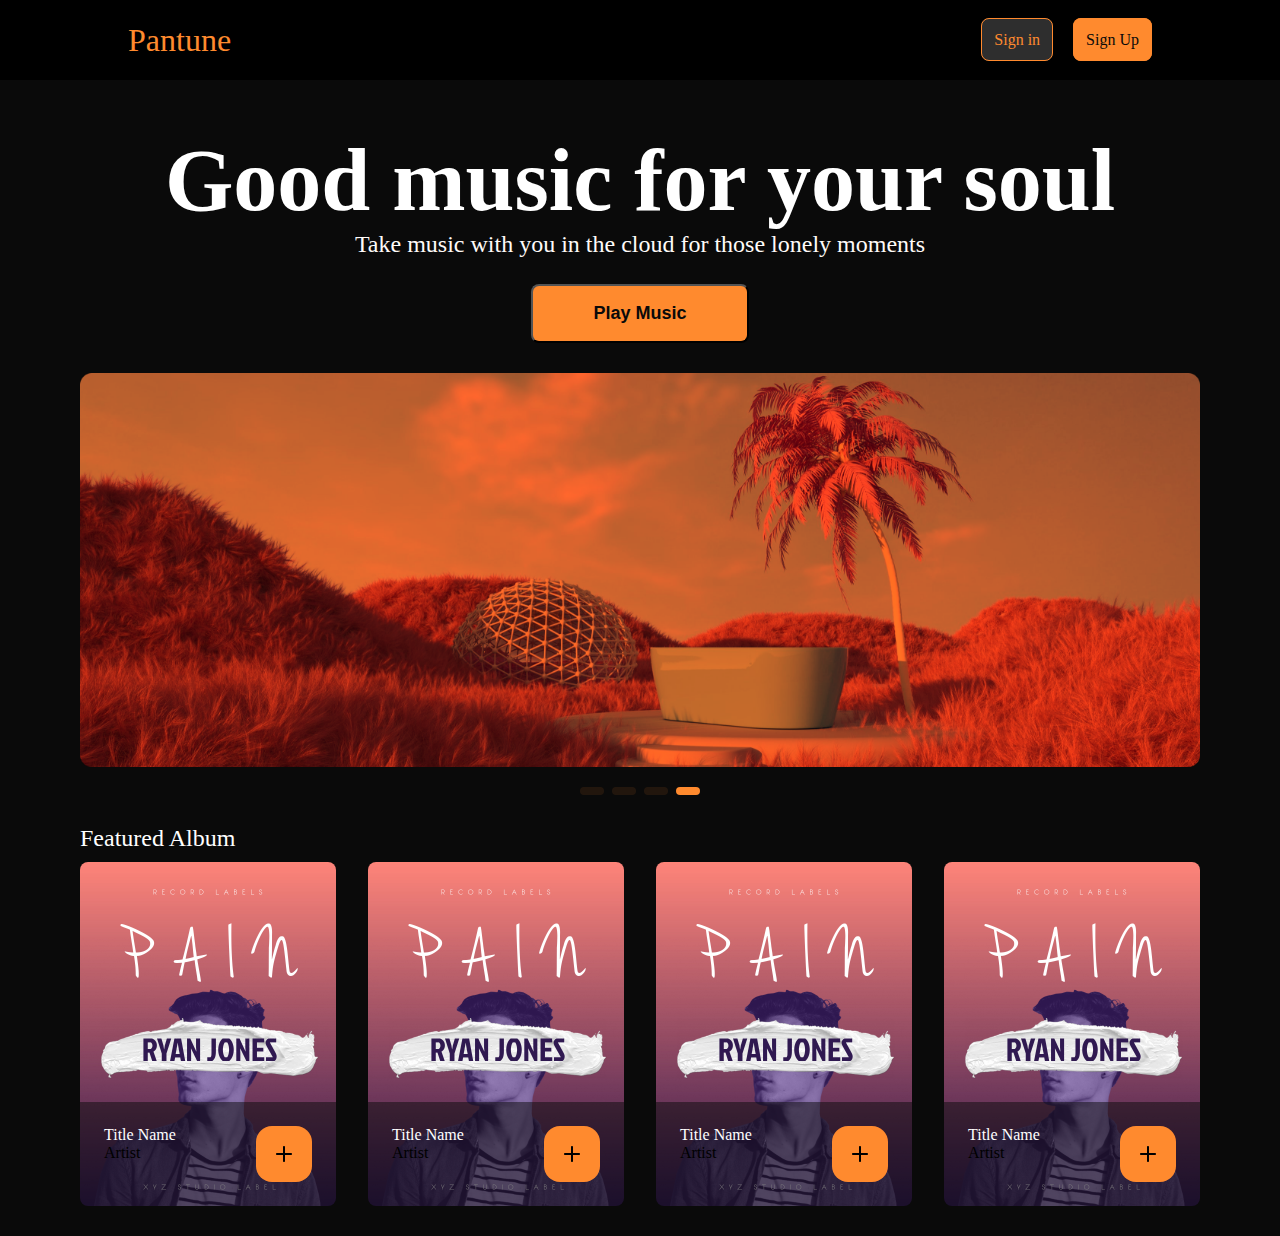
<file: index.html>
<!DOCTYPE html>
<html lang="en">
  <head>
    <meta charset="UTF-8" />
    <meta http-equiv="X-UA-Compatible" content="IE=edge" />
    <meta name="viewport" content="width=device-width, initial-scale=1.0" />
    <title>Pantunes</title>
    <link rel="stylesheet" href="/styles/style.css "
  </head>
  <body>
    <!-- <h1>Welcome to the class</h1> -->

    <nav class="nav-bar">
      <div class="nav-title">Pantune</div>
      <div class="nav-btn">
        <a href="/signin.html" class="btn-1">Sign in</a>
        <a href="/signup.html" class="btn-2">Sign Up</a>
      </div>
    </nav>
    <header class="heading-container">
      <div class="title-container">
        <h1 class="heading-text">Good music for your soul</h1>
        <p class="heading-description">
          Take music with you in the cloud for those lonely moments
        </p>
      </div>

      <div>
        <button class="heading-button">Play Music</button>
      </div>
    </header>
    <div class="slider-div">
      <img
        id="slider-image"
        class="slide-image"
        src="/images/slide1.png"
        alt="slider-image-1"
      />
      <!-- <div class="slider-indicator"></div>
    </div> -->
    <div id="indicator-container">
      <div class="slide-indicator"></div>
      <div class="slide-indicator"></div>
      <div class="slide-indicator"></div>
      <div class="active-slider"></div>
    </div>
    <section id="Featured-section">
      <div class="Section-Title">Featured Album</div>
      <div class="section-card">
        <div class="card-item">
          <div class="overlay">
            <div class="overlay-text">
              <p class="title">Title Name</p>
              <p class="artist">Artist</p>

            </div>
            <div class="overlay-icon">
              <svg width="24" height="24" viewBox="0 0 24 24" fill="none" xmlns="http://www.w3.org/2000/svg">
                <path d="M19 11H13V5C13 4.73478 12.8946 4.48043 12.7071 4.29289C12.5196 4.10536 12.2652 4 12 4C11.7348 4 11.4804 4.10536 11.2929 4.29289C11.1054 4.48043 11 4.73478 11 5V11H5C4.73478 11 4.48043 11.1054 4.29289 11.2929C4.10536 11.4804 4 11.7348 4 12C4 12.2652 4.10536 12.5196 4.29289 12.7071C4.48043 12.8946 4.73478 13 5 13H11V19C11 19.2652 11.1054 19.5196 11.2929 19.7071C11.4804 19.8946 11.7348 20 12 20C12.2652 20 12.5196 19.8946 12.7071 19.7071C12.8946 19.5196 13 19.2652 13 19V13H19C19.2652 13 19.5196 12.8946 19.7071 12.7071C19.8946 12.5196 20 12.2652 20 12C20 11.7348 19.8946 11.4804 19.7071 11.2929C19.5196 11.1054 19.2652 11 19 11Z" fill="black"/>
                </svg>

            </div>

          </div>
        </div>
        <div class="card-item">
          <div class="overlay">
            <div class="overlay-text">
              <p class="title">Title Name</p>
              <p class="artist">Artist</p>

            </div>
            <div class="overlay-icon">
              <svg width="24" height="24" viewBox="0 0 24 24" fill="none" xmlns="http://www.w3.org/2000/svg">
                <path d="M19 11H13V5C13 4.73478 12.8946 4.48043 12.7071 4.29289C12.5196 4.10536 12.2652 4 12 4C11.7348 4 11.4804 4.10536 11.2929 4.29289C11.1054 4.48043 11 4.73478 11 5V11H5C4.73478 11 4.48043 11.1054 4.29289 11.2929C4.10536 11.4804 4 11.7348 4 12C4 12.2652 4.10536 12.5196 4.29289 12.7071C4.48043 12.8946 4.73478 13 5 13H11V19C11 19.2652 11.1054 19.5196 11.2929 19.7071C11.4804 19.8946 11.7348 20 12 20C12.2652 20 12.5196 19.8946 12.7071 19.7071C12.8946 19.5196 13 19.2652 13 19V13H19C19.2652 13 19.5196 12.8946 19.7071 12.7071C19.8946 12.5196 20 12.2652 20 12C20 11.7348 19.8946 11.4804 19.7071 11.2929C19.5196 11.1054 19.2652 11 19 11Z" fill="black"/>
                </svg>

            </div>

          </div>
        </div>
        <div class="card-item">
          <div class="overlay">
            <div class="overlay-text">
              <p class="title">Title Name</p>
              <p class="artist">Artist</p>

            </div>
            <div class="overlay-icon">
              <svg width="24" height="24" viewBox="0 0 24 24" fill="none" xmlns="http://www.w3.org/2000/svg">
                <path d="M19 11H13V5C13 4.73478 12.8946 4.48043 12.7071 4.29289C12.5196 4.10536 12.2652 4 12 4C11.7348 4 11.4804 4.10536 11.2929 4.29289C11.1054 4.48043 11 4.73478 11 5V11H5C4.73478 11 4.48043 11.1054 4.29289 11.2929C4.10536 11.4804 4 11.7348 4 12C4 12.2652 4.10536 12.5196 4.29289 12.7071C4.48043 12.8946 4.73478 13 5 13H11V19C11 19.2652 11.1054 19.5196 11.2929 19.7071C11.4804 19.8946 11.7348 20 12 20C12.2652 20 12.5196 19.8946 12.7071 19.7071C12.8946 19.5196 13 19.2652 13 19V13H19C19.2652 13 19.5196 12.8946 19.7071 12.7071C19.8946 12.5196 20 12.2652 20 12C20 11.7348 19.8946 11.4804 19.7071 11.2929C19.5196 11.1054 19.2652 11 19 11Z" fill="black"/>
                </svg>

            </div>

          </div>
        </div>
        <div class="card-item">
          <div class="overlay">
            <div class="overlay-text">
              <p class="title">Title Name</p>
              <p class="artist">Artist</p>

            </div>
            <div class="overlay-icon">
              <svg width="24" height="24" viewBox="0 0 24 24" fill="none" xmlns="http://www.w3.org/2000/svg">
                <path d="M19 11H13V5C13 4.73478 12.8946 4.48043 12.7071 4.29289C12.5196 4.10536 12.2652 4 12 4C11.7348 4 11.4804 4.10536 11.2929 4.29289C11.1054 4.48043 11 4.73478 11 5V11H5C4.73478 11 4.48043 11.1054 4.29289 11.2929C4.10536 11.4804 4 11.7348 4 12C4 12.2652 4.10536 12.5196 4.29289 12.7071C4.48043 12.8946 4.73478 13 5 13H11V19C11 19.2652 11.1054 19.5196 11.2929 19.7071C11.4804 19.8946 11.7348 20 12 20C12.2652 20 12.5196 19.8946 12.7071 19.7071C12.8946 19.5196 13 19.2652 13 19V13H19C19.2652 13 19.5196 12.8946 19.7071 12.7071C19.8946 12.5196 20 12.2652 20 12C20 11.7348 19.8946 11.4804 19.7071 11.2929C19.5196 11.1054 19.2652 11 19 11Z" fill="black"/>
                </svg>

            </div>

          </div>
        </div>

      </div>
    </section>
  </body>
  <script src="script.js"></script>
</html>
</file>
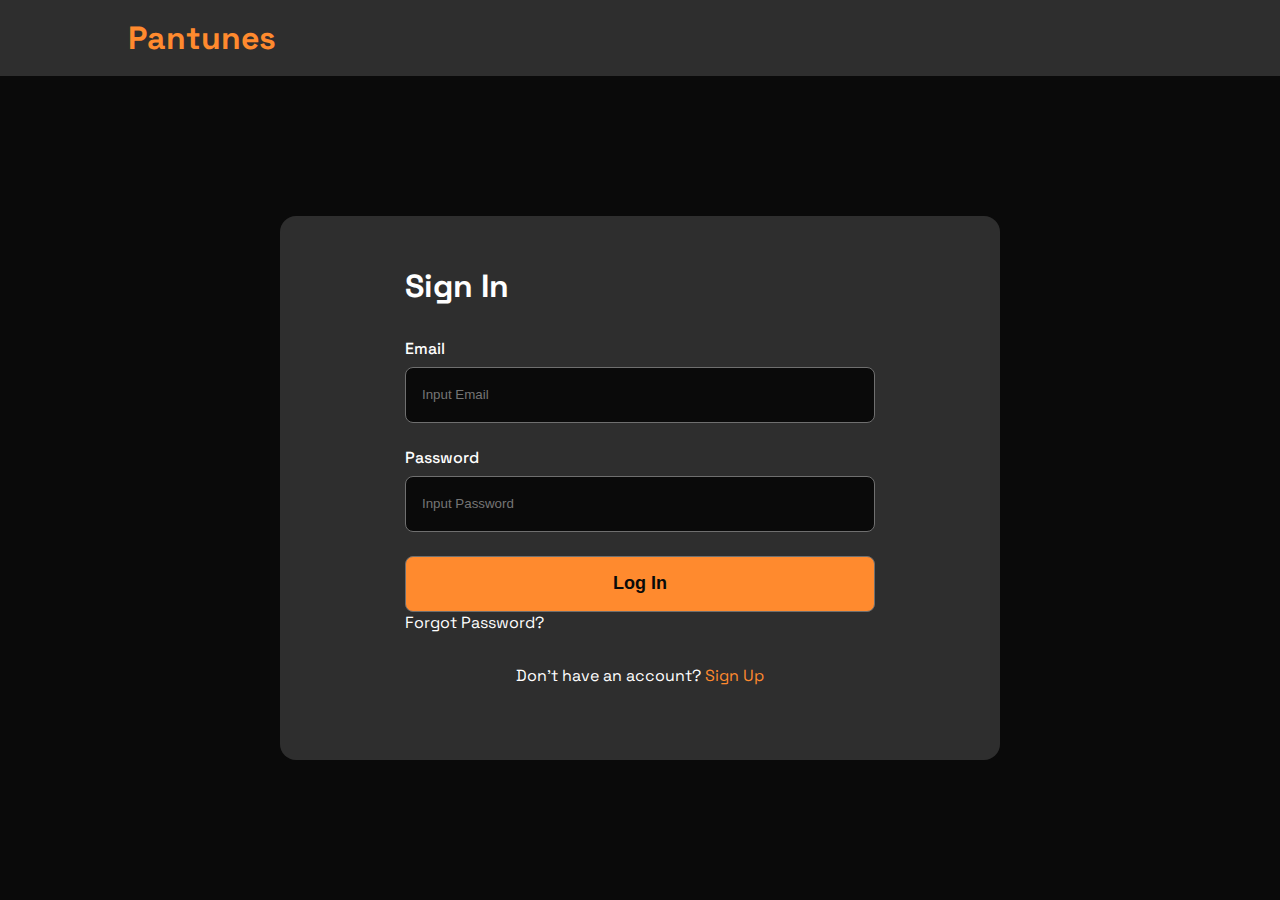
<file: signin.html>
<!DOCTYPE html>
<html lang="en">
  <head>
    <meta charset="UTF-8" />
    <meta http-equiv="X-UA-Compatible" content="IE=edge" />
    <meta name="viewport" content="width=device-width, initial-scale=1.0" />
    <title>Sign In</title>
    <link rel="stylesheet" href="/styles/signin.css"
  </head>
  <body>
    <nav class="nav-bar">
      <div class="nav-title">Pantunes</div>
    </nav>
    <main class="main-container">
      <div class="container-content">
        <div class="header-title">Sign In</div>
        <form>
          <div class="form-control">
            <p class="form-title">Email</p>
            <input
              type="email"
              name="email"
              id="email"
              placeholder="Input Email"
              required
            />
          </div>
          <div>
            <div class="form-control">
                <p class="form-title">Password</p>
                <input
                  type="email"
                  name="email"
                  id="email"
                  placeholder="Input Password"
                  required
                />
          </div>
          <div class="form-control">
            <input type="submit" value="Log In"

          </div>
          <p class="forgot-para">Forgot Password?</p>
          <p class="create-link">Don't have an account? <a href="#">Sign Up</a></p>
        </form>
      </div>
    </main>
  </body>
</html>
</file>
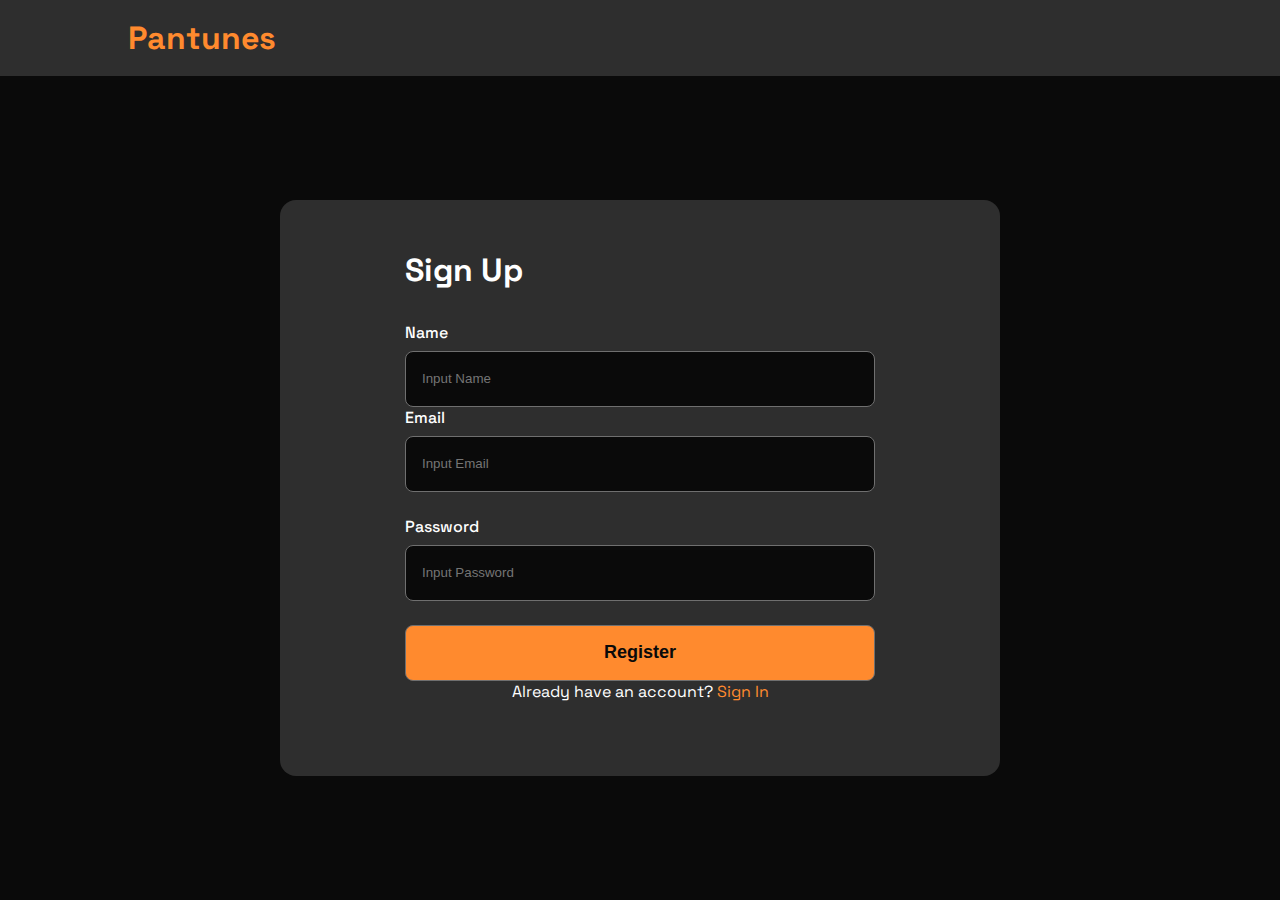
<file: signup.html>
<!DOCTYPE html>
<html lang="en">
  <head>
    <meta charset="UTF-8" />
    <meta http-equiv="X-UA-Compatible" content="IE=edge" />
    <meta name="viewport" content="width=device-width, initial-scale=1.0" />
    <title>Sign Up</title>
    <link rel="stylesheet" href="signup.css"
  </head>
  <body>
    <nav class="nav-bar">
      <div class="nav-title">Pantunes</div>
    </nav>
    <main class="main-container">
      <div class="container-content">
        <div class="header-title">Sign Up</div>
        <form>
            <div class="form-control">
                <p class="form-title">Name</p>
                <input
                  type="email"
                  name="email"
                  id="email"
                  placeholder="Input Name"
                  required
                />
          <div class="form-control">
            <p class="form-title">Email</p>
            <input
              type="email"
              name="email"
              id="email"
              placeholder="Input Email"
              required
            />
          </div>
          <div>
            <div class="form-control">
                <p class="form-title">Password</p>
                <input
                  type="email"
                  name="email"
                  id="email"
                  placeholder="Input Password"
                  required
                />
          </div>
          <div class="form-control">
            <input type="submit" value="Register"
            

          </div>
          <p class="create-link">Already have an account? <a href="#">Sign In</a></p>
        </form>
      </div>
    </main>
    
  </body>
</html>
</file>
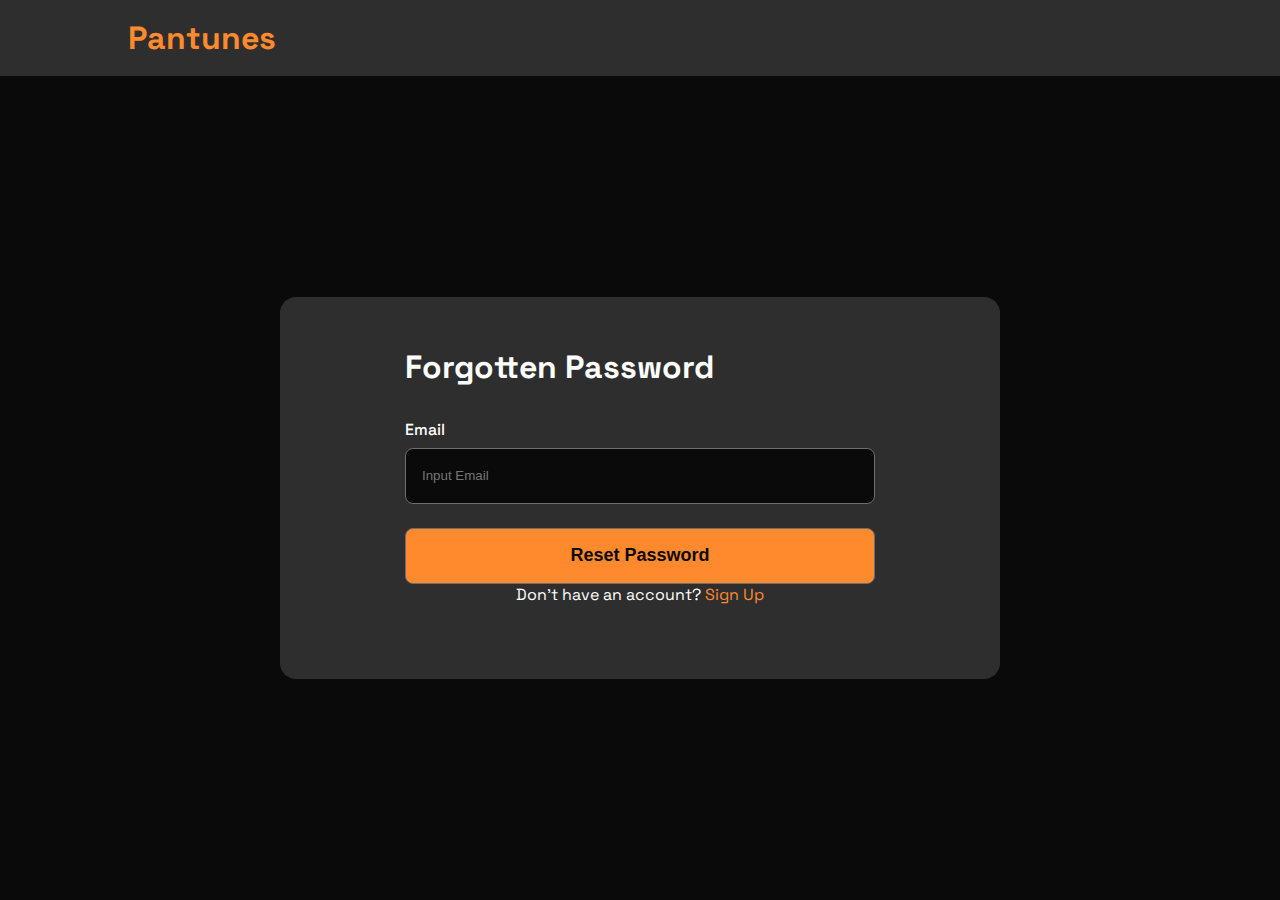
<file: forgotten password/forgot-pass.html>
<!DOCTYPE html>
<html lang="en">
  <head>
    <meta charset="UTF-8" />
    <meta http-equiv="X-UA-Compatible" content="IE=edge" />
    <meta name="viewport" content="width=device-width, initial-scale=1.0" />
    <title>forgot password</title>
    <link rel="stylesheet" href="/styles/signin.css"
  </head>
  <body>
    <nav class="nav-bar">
      <div class="nav-title">Pantunes</div>
    </nav>
    <main class="main-container">
      <div class="container-content">
        <div class="header-title">Forgotten Password</div>
        <form>
          <div class="form-control">
            <p class="form-title">Email</p>
            <input
              type="email"
              name="email"
              id="email"
              placeholder="Input Email"
              required
            />
          </div>
          <div class="form-control">
            <input type="submit" value="Reset Password"
          </div>
          <p class="create-link">
            Don't have an account? <a href="#">Sign Up</a>
          </p>
        </form>
      </div>
    </main>
  </body>
</html>
</file>
<file: styles/style.css>
body {
    background-color: #0a0a0a
}

@import url("https://fonts.googleapis.com/css2?family=Space+Grotesk:wght@300;400;500;600;700&display=swap");

* {
  margin: 0;
  box-sizing: border-box;
}

body{
    font-family: Space Grotesk', sans-serif;
}

.nav-bar {
    display: flex;
    align-items: center;
    justify-content: space-between;
    height: 5rem;
  background-color: #000000;
  padding: 1rem 8rem;
}

.nav-title{
    font-weight: 700px;
    font-size: 32px;
    color: #ff8a2e;
}

.nav-btn a{
    width: 4.75rem;
    height: 3rem;
    border-radius: 0.5rem;
    font-size: 1rem;
    padding: 12px;
    font-weight: 500;
    border: 1px solid #ff8a2e;
    text-decoration: none;
}

.btn-1{
    background-color: #2e2e2e;
    color: #ff8a2e;
}

.btn-2{
    background-color: #ff8a2e;
    color: #0a0a0a;
    margin-left: 1rem;
}

.heading-container{
    display: flex;
    flex-direction: column;
    align-items: center;
    text-align: center;
    margin-top: 50px;
}

.title-container{
    height: 9.625rem;
}

.heading-text{
    font-weight: 700;
    font-size: 5.5rem;
    color: #ffffff;
}

.heading-description{
    font-weight: 500;
    font-size: 1.5rem;
    color: #fffbf9;
}

.heading-button{
    background-color: #ff8a2e;
    width: 13.625rem;
    height: 3.6875rem;
    border-radius: 0.5rem;
    color: #0a0a0a;
    font-weight: 600;
    font-size: 1.125rem;
}

.slider-div{
    display: flex;
    align-items: center;
    justify-content: center;
    flex-direction: column;
    padding: 30px;
}

.slide-image{
    width: 70rem;
}

#indicator-container{
    display: flex;
    margin: 16px;
}

.slide-indicator{
    background-color: #ff8a2e;
    opacity: 0.1;
    width: 1.5rem;
    height: 0.5rem;
    margin: 0.25rem;
    border-radius: 0.25rem;
}

.active-slider{
    background-color: #ff8a2e;
    width: 1.5rem;
    height: 0.5rem;
    margin: 0.25rem;
    border-radius: 0.25rem;
}

.section-card{
    display: flex;
    width: 70rem;
    gap: 2rem;
}

.section-container{
    width: 70rem;
}

#featured-section {
    display: flex;
    align-items: center;
    justify-content: center;
  }

.Section-Title{
    align-self: flex-start;
    color: #ffffff;
    font-weight: 500;
    font-size: 24px;
    width: 70rem;
    font-size: 24px;
    margin: 10px 0;
}

.card-item{
    background-image: url('/images/image-8.png');
    display: flex;
    width: 21.5rem;
    align-items: flex-end;
    background-position: center;
    height: 21.5rem;
    border-radius: 0.5rem;
    /* margin: 2rem; */
}

.overlay{
    display: flex;
    justify-content: space-between;
    padding: 24px;
    background: rgba(10, 10, 10, 0.5);
    width: 100%;
}

.overlay-icon {
    display: flex;
    justify-content: center;
    align-items: center;
    background-color: #ff8a2e;
    width: 3.5rem;
    height: 3.5rem;
    border-radius: 1rem;
  }

  .title {
    font-size: 1rem;
    font-weight: 500;
    color: #ffffff;
  }
  
  .artiste {
    font-weight: 400;
    font-size: 12px;
    color: #ffffff;
  }
</file>
<file: styles/signin.css>
@import url("https://fonts.googleapis.com/css2?family=Space+Grotesk:wght@300;400;500;600;700&display=swap");

* {
  margin: 0;
  box-sizing: border-box;
}

body {
  display: flex;
  background-color: #0a0a0a;
  flex-direction: column;
  font-family: space Grotesk, sans-serif;
  height: 100vh;
}

.nav-bar {
  display: flex;
  align-items: center;
  justify-content: space-between;
  background-color: #2e2e2e;
  padding: 1rem 8rem;
  height: 5rem;
}

.nav-title {
  font-weight: 700;
  font-size: 2rem;
  color: #ff8a2e;
}

.main-container {
  display: flex;
  justify-content: center;
  align-items: center;
  /* background-color: #2e2e2e; */
  /* border-radius: 1rem; */
  height: 100%;
}

.container-content {
  /* display: flex;
  flex-direction: column; */
  width: 45rem;
  background-color: #2e2e2e;
  border-radius: 1rem;
  padding: 100px 125px;
}

.header-title {
  color: #ffffff;
  font-size: 2rem;
  font-weight: 700;
  align-self: flex-start;
  margin: 0 0 32px 0;
}

.form-title {
  font-weight: 500;
  font-size: 1rem;
  color: #ffffff;
  margin: 0 0 8px 0;
}

.form-control {
  margin: 0 0 24px 0;
}

.form-control input {
  border-radius: 0.5rem;
  width: 29.375rem;
  height: 3.5rem;
  background-color: #0a0a0a;
  border: 1px solid #6f6f6f;
  padding: 1rem;
}

input[type="submit"] {
  background-color: #ff8a2e;
  color: #0a0a0a;
  font-weight: 600;
  font-size: 18px;
}

.forgot-para {
  color: #ffffff;
  font-weight: 400;
  margin: 0 0 32px 0;
}

.create-link {
  color: #ffffff;
  font-weight: 400;
  text-align: center;
}

.create-link a {
  text-decoration: none;
  color: #ff8a2e;
}

@media screen and (max-width: 1728px) {
  .container-content {
    padding: 50px 125px;
  }
}
</file>
<file: signup.css>
@import url("https://fonts.googleapis.com/css2?family=Space+Grotesk:wght@300;400;500;600;700&display=swap");

* {
  margin: 0;
  box-sizing: border-box;
}

body {
  display: flex;
  background-color: #0a0a0a;
  flex-direction: column;
  font-family: space Grotesk, sans-serif;
  height: 100vh;
}

.nav-bar {
  display: flex;
  align-items: center;
  justify-content: space-between;
  background-color: #2e2e2e;
  padding: 1rem 8rem;
  height: 5rem;
}

.nav-title {
  font-weight: 700;
  font-size: 2rem;
  color: #ff8a2e;
}

.main-container {
  display: flex;
  justify-content: center;
  align-items: center;
  /* background-color: #2e2e2e; */
  /* border-radius: 1rem; */
  height: 100%;
}

.container-content {
  /* display: flex;
  flex-direction: column; */
  width: 45rem;
  background-color: #2e2e2e;
  border-radius: 1rem;
  padding: 100px 125px;
}

.header-title {
  color: #ffffff;
  font-size: 2rem;
  font-weight: 700;
  align-self: flex-start;
  margin: 0 0 32px 0;
}

.form-title {
  font-weight: 500;
  font-size: 1rem;
  color: #ffffff;
  margin: 0 0 8px 0;
}

.form-control {
  margin: 0 0 24px 0;
}

.form-control input {
  border-radius: 0.5rem;
  width: 29.375rem;
  height: 3.5rem;
  background-color: #0a0a0a;
  border: 1px solid #6f6f6f;
  padding: 1rem;
}

input[type="submit"] {
  background-color: #ff8a2e;
  color: #0a0a0a;
  font-weight: 600;
  font-size: 18px;
}

.forgot-para {
  color: #ffffff;
  font-weight: 400;
  margin: 0 0 32px 0;
}

.create-link {
  color: #ffffff;
  font-weight: 400;
  text-align: center;
}

.create-link a {
  text-decoration: none;
  color: #ff8a2e;
}

@media screen and (max-width: 1728px) {
  .container-content {
    padding: 50px 125px;
  }
}
</file>
